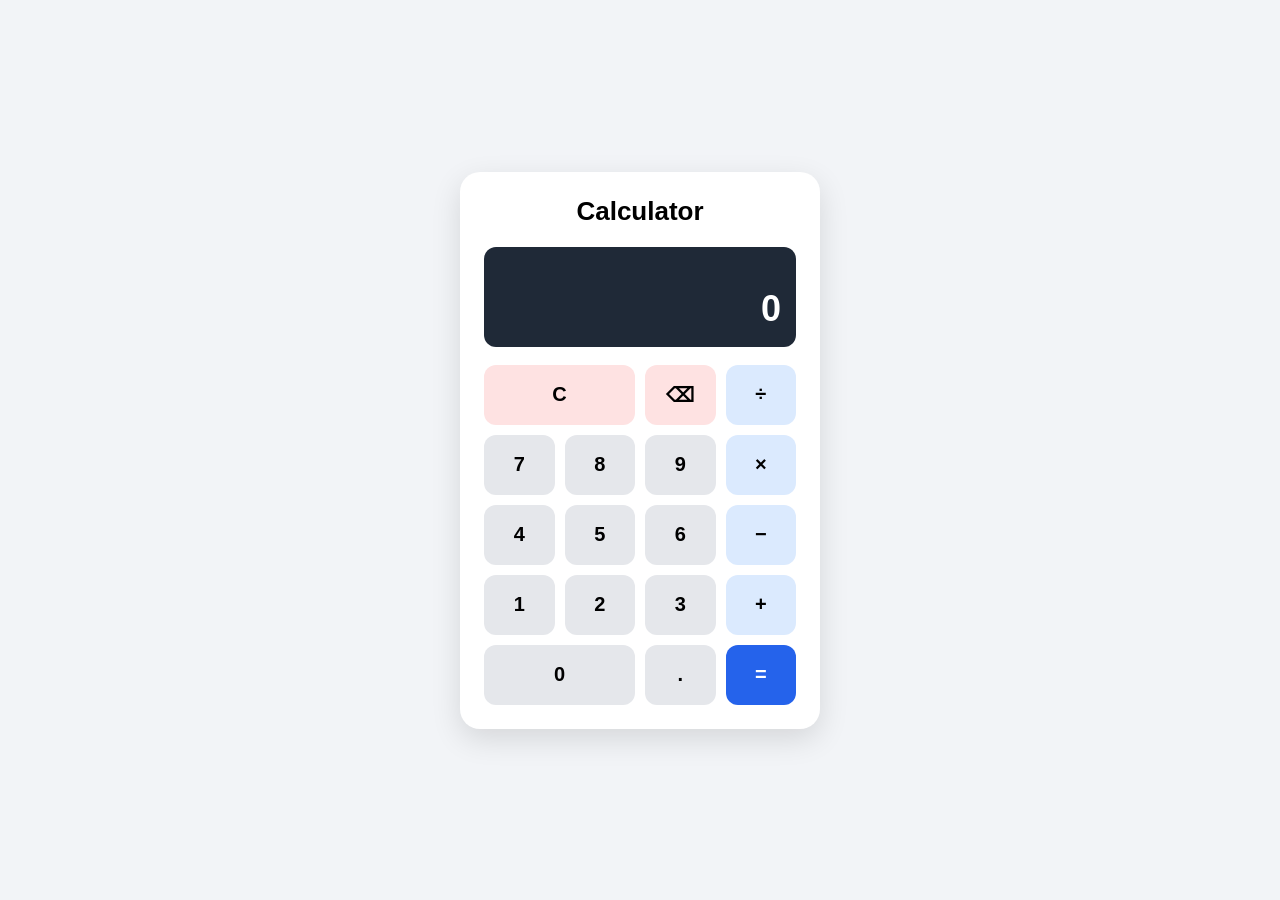
<file: WebDev-L2-Calculator/index.html>
<!DOCTYPE html>
<html lang="en">
<head>
    <meta charset="UTF-8">
    <meta name="viewport" content="width=device-width, initial-scale=1.0">

    <title>Calculator | OIBSIP</title>

    <link rel="stylesheet" href="style.css">
</head>

<body>

    <main class="calculator">

        <h1>Calculator</h1>

        <div class="calculator-display">
            <div id="previous-display"></div>
            <div id="current-display">0</div>
        </div>

        <div class="calculator-buttons">

            <button class="span-two action" data-action="clear">
                C
            </button>

            <button class="action" data-action="backspace">
                ⌫
            </button>

            <button class="operator" data-operator="/">
                ÷
            </button>

            <button class="number" data-number="7">7</button>
            <button class="number" data-number="8">8</button>
            <button class="number" data-number="9">9</button>

            <button class="operator" data-operator="*">×</button>

            <button class="number" data-number="4">4</button>
            <button class="number" data-number="5">5</button>
            <button class="number" data-number="6">6</button>

            <button class="operator" data-operator="-">−</button>

            <button class="number" data-number="1">1</button>
            <button class="number" data-number="2">2</button>
            <button class="number" data-number="3">3</button>

            <button class="operator" data-operator="+">+</button>

            <button class="number span-two" data-number="0">
                0
            </button>

            <button class="number" data-number=".">
                .
            </button>

            <button class="equals" data-action="equals">
                =
            </button>

        </div>

    </main>

    <script src="script.js"></script>

</body>
</html>
</file>
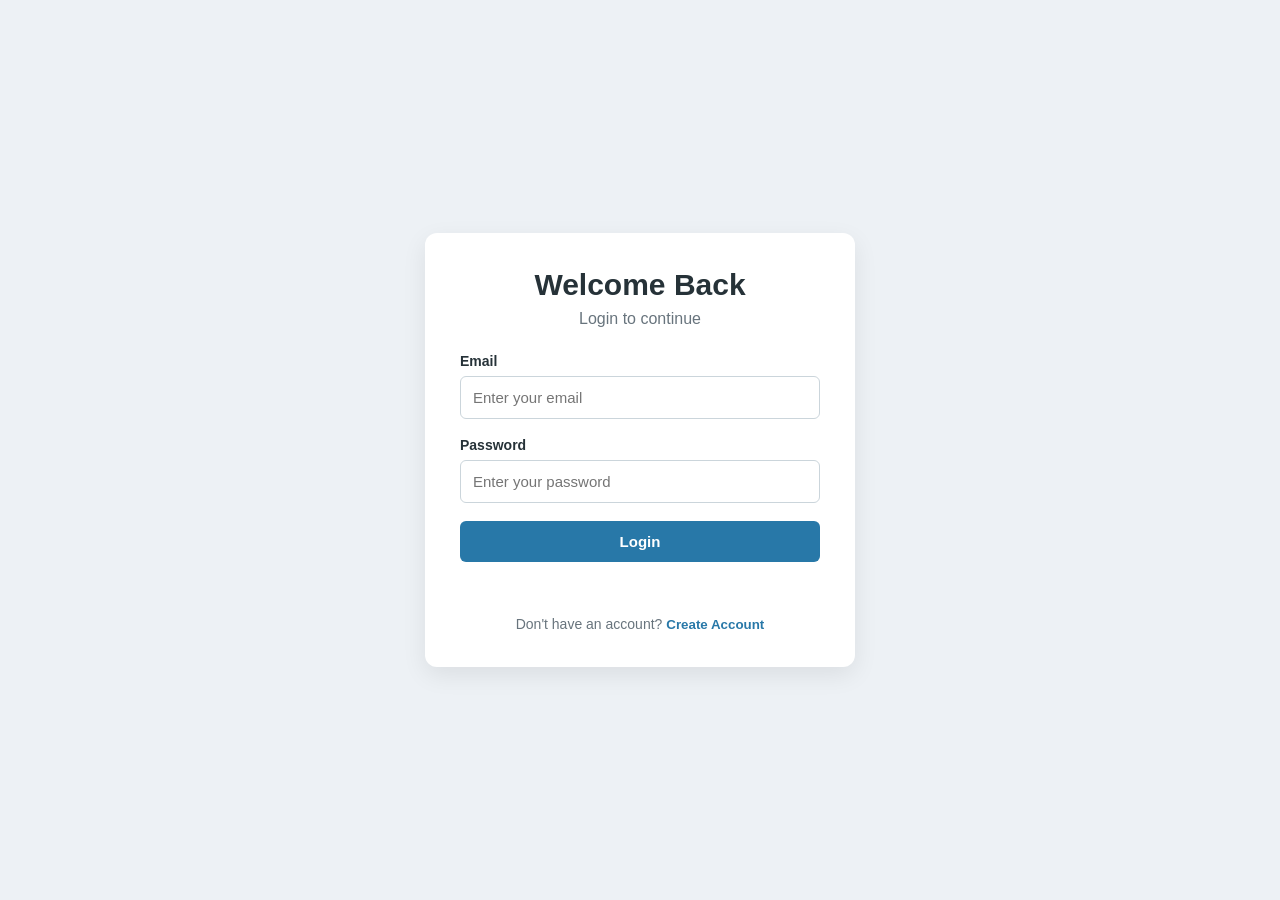
<file: WebDev-L2-LoginAuthentication/index.html>
<!doctype html>
<html lang="en">
  <head>
    <meta charset="UTF-8" />
    <meta name="viewport" content="width=device-width, initial-scale=1.0" />

    <title>Simple Login System</title>

    <link rel="stylesheet" href="style.css" />
  </head>

  <body>
    <main class="auth-container">
      <section class="auth-card" id="authCard">
        <h1>Welcome Back</h1>
        <p class="subtitle">Login to continue</p>

        <form id="loginForm">
          <label for="email">Email</label>
          <input
            type="email"
            id="email"
            placeholder="Enter your email"
            required
          />

          <label for="password">Password</label>
          <input
            type="password"
            id="password"
            placeholder="Enter your password"
            required
          />

          <button type="submit">Login</button>

          <p id="loginMessage" class="message"></p>
        </form>

        <p class="switch-text">
          Don't have an account?
          <button type="button" id="showRegister">Create Account</button>
        </p>
      </section>

      <section class="auth-card hidden" id="registerCard">
        <h1>Create Account</h1>
        <p class="subtitle">Register a new account</p>

        <form id="registerForm">
          <label for="registerName">Full Name</label>
          <input
            type="text"
            id="registerName"
            placeholder="Enter your name"
            required
          />

          <label for="registerEmail">Email</label>
          <input
            type="email"
            id="registerEmail"
            placeholder="Enter your email"
            required
          />

          <label for="registerPassword">Password</label>
          <input
            type="password"
            id="registerPassword"
            placeholder="Minimum 6 characters"
            required
          />

          <label for="confirmPassword">Confirm Password</label>
          <input
            type="password"
            id="confirmPassword"
            placeholder="Re-enter your password"
            required
          />

          <button type="submit">Register</button>

          <p id="registerMessage" class="message"></p>
        </form>

        <p class="switch-text">
          Already have an account?
          <button type="button" id="showLogin">Login</button>
        </p>
      </section>

      <section class="dashboard hidden" id="dashboard">
        <div>
          <p class="small-title">LOGIN SUCCESSFUL</p>
          <h1 id="welcomeMessage">Welcome!</h1>
          <p>You are currently logged in to your account.</p>
        </div>

        <button id="logoutBtn">Logout</button>
      </section>
    </main>

    <script src="script.js"></script>
  </body>
</html>
</file>
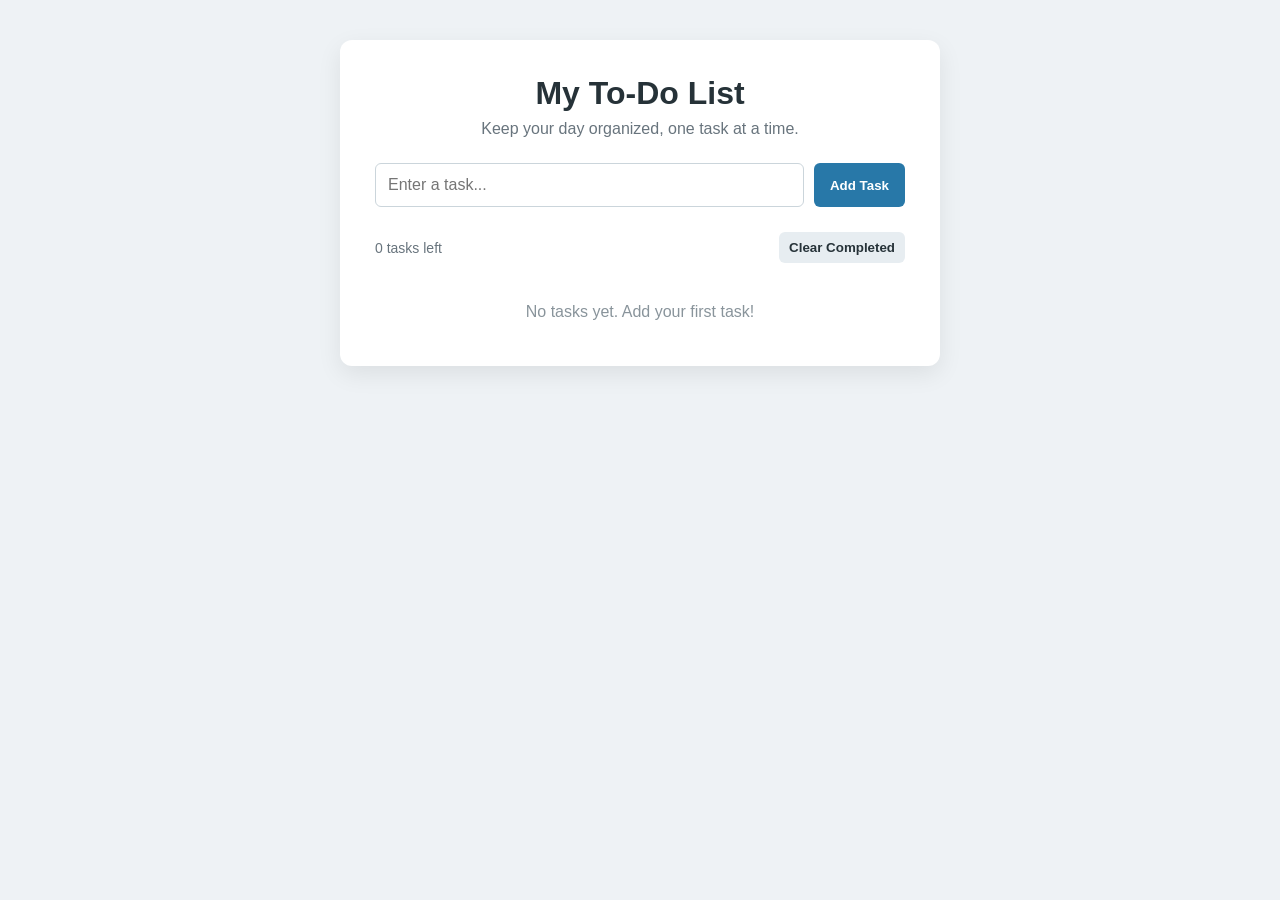
<file: WebDev-L2-ToDoWebApp/index.html>
<!doctype html>
<html lang="en">
  <head>
    <meta charset="UTF-8" />
    <meta name="viewport" content="width=device-width, initial-scale=1.0" />

    <title>My To-Do List</title>

    <link rel="stylesheet" href="style.css" />
  </head>

  <body>
    <main class="todo-container">
      <h1>My To-Do List</h1>

      <p class="subtitle">Keep your day organized, one task at a time.</p>

      <div class="task-input">
        <input type="text" id="taskInput" placeholder="Enter a task..." />

        <button id="addTaskBtn">Add Task</button>
      </div>

      <div class="task-info">
        <span id="taskCount">0 tasks</span>

        <button id="clearCompleted">Clear Completed</button>
      </div>

      <ul id="taskList"></ul>

      <p id="emptyMessage" class="empty-message">
        No tasks yet. Add your first task!
      </p>
    </main>

    <script src="script.js"></script>
  </body>
</html>
</file>
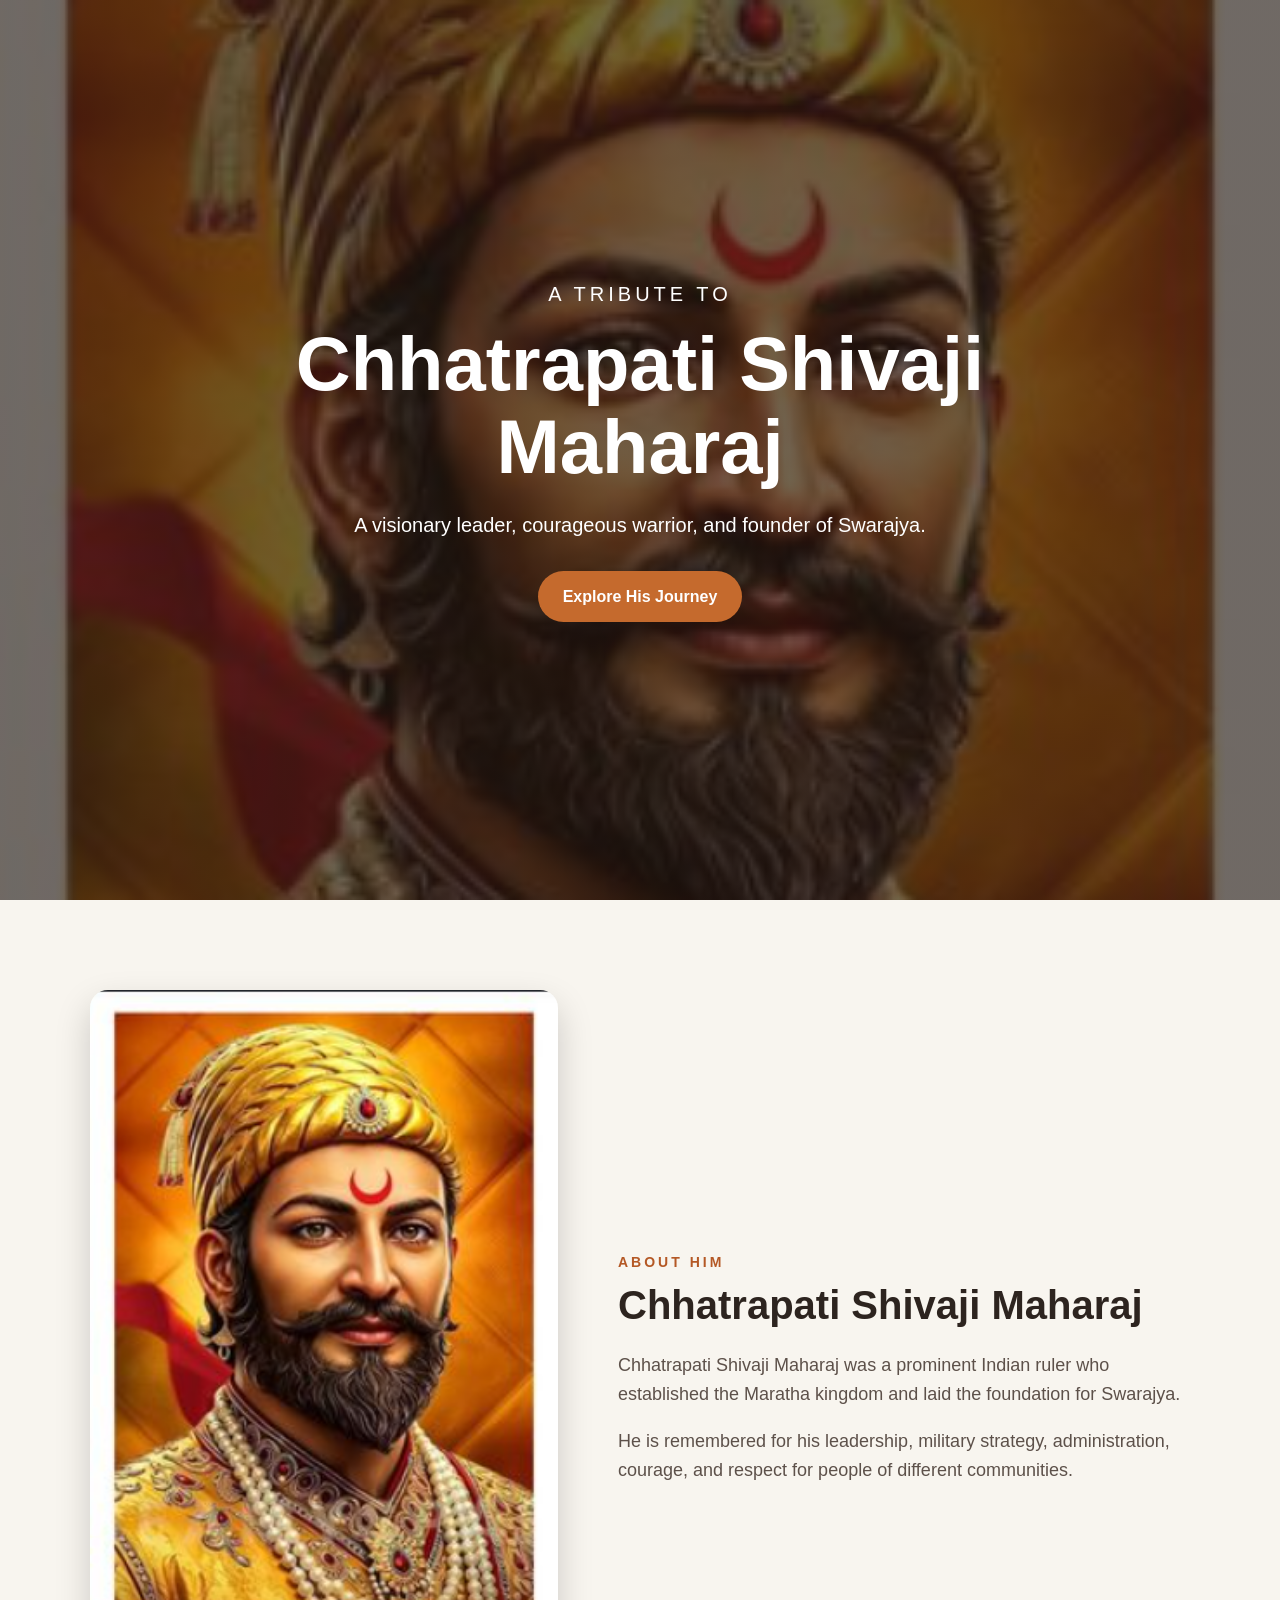
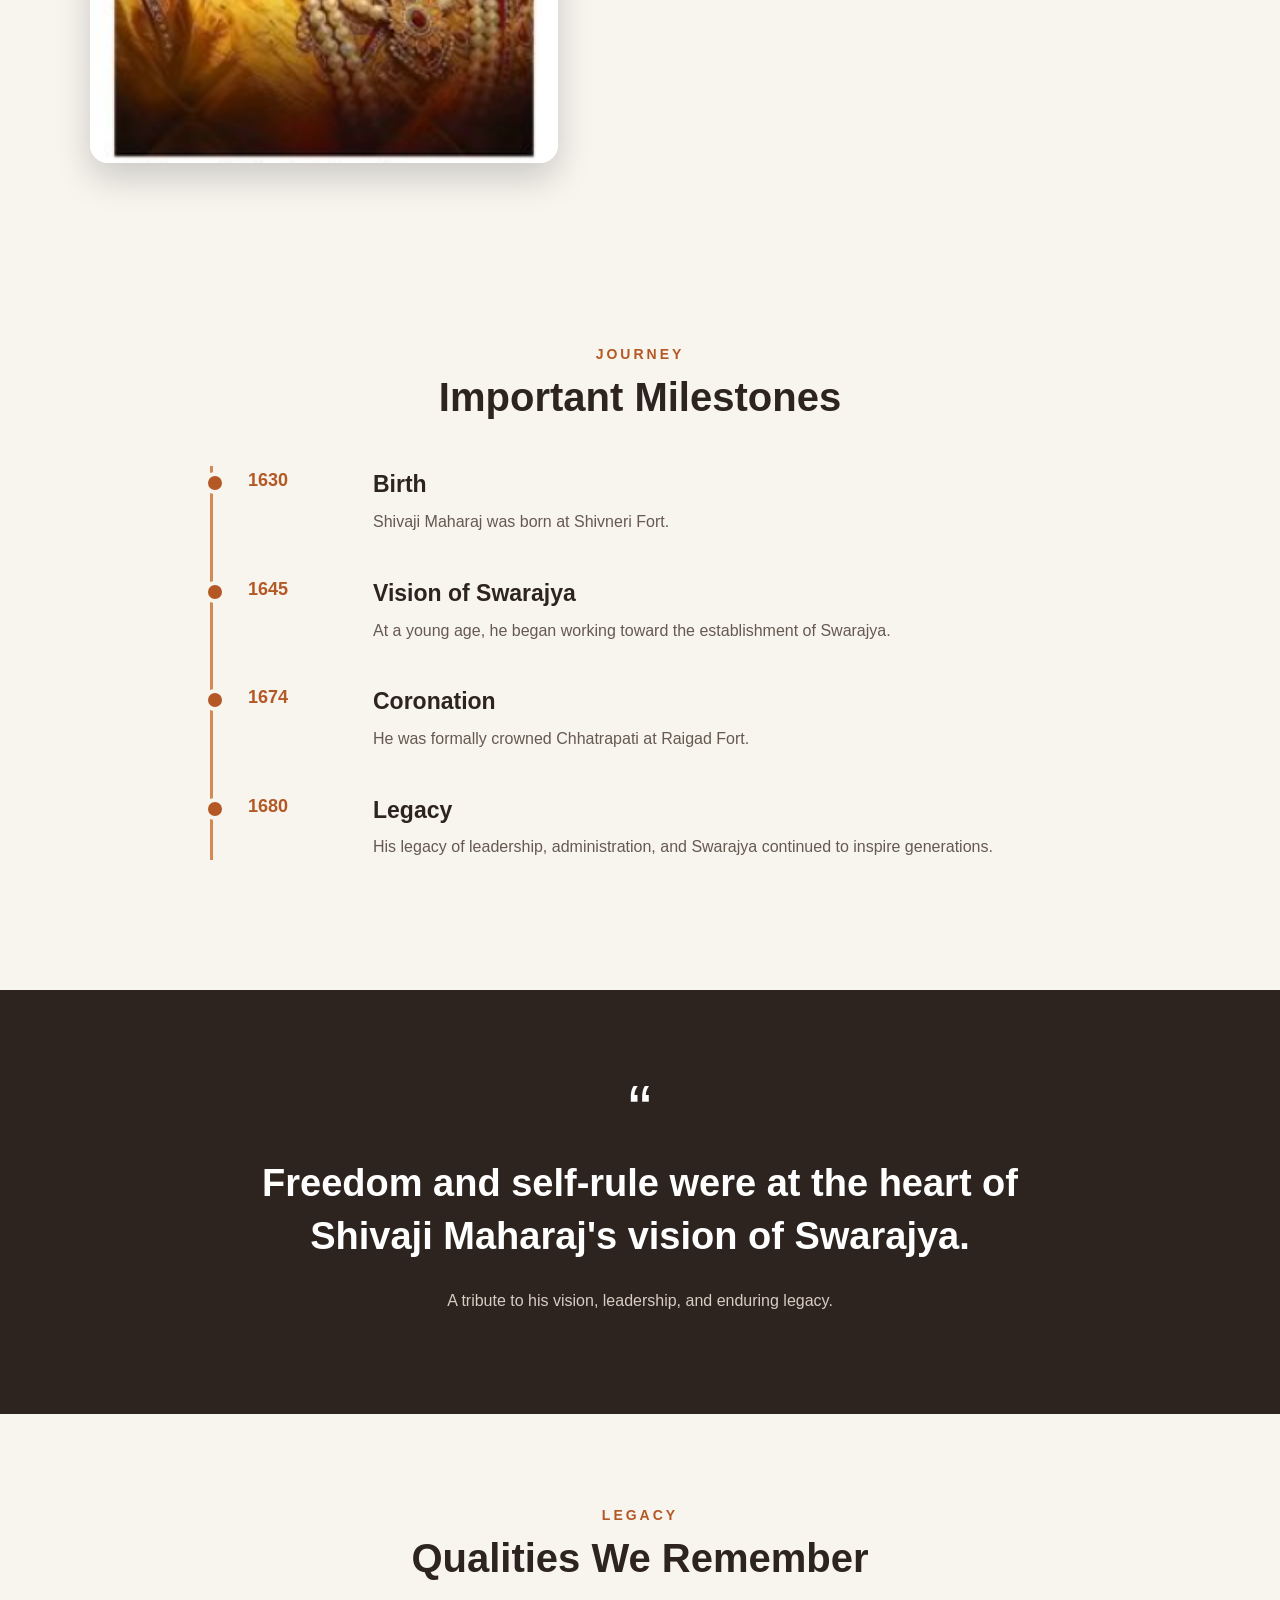
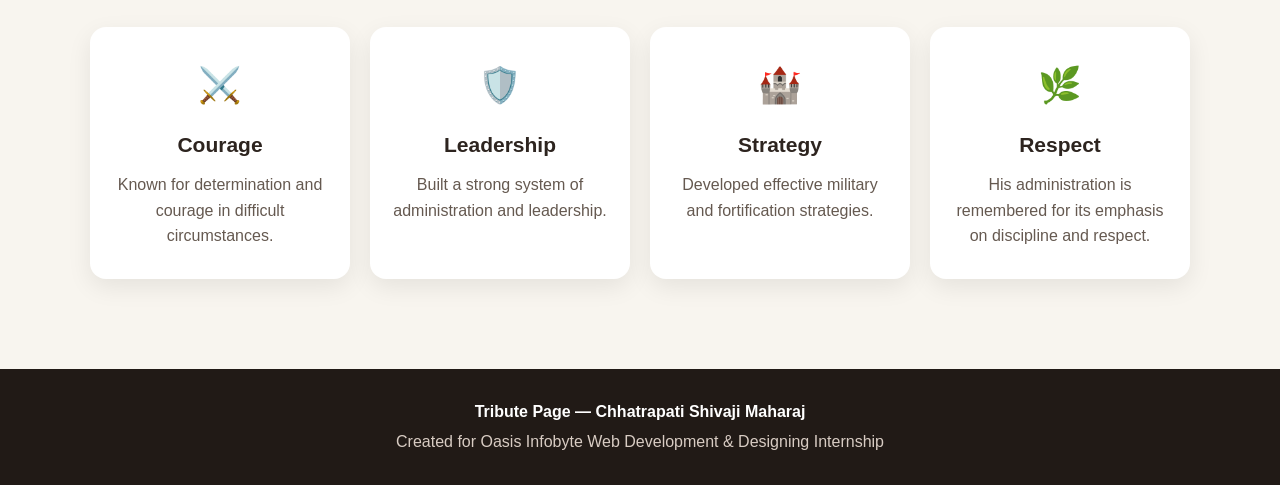
<file: WebDev-L2-TributePage/index.html>
<!doctype html>
<html lang="en">
  <head>
    <meta charset="UTF-8" />
    <meta name="viewport" content="width=device-width, initial-scale=1.0" />

    <title>Chhatrapati Shivaji Maharaj | Tribute Page</title>

    <link rel="stylesheet" href="style.css" />
  </head>

  <body>
    <header class="hero">
      <div class="hero-content">
        <p class="subtitle">A Tribute to</p>

        <h1>Chhatrapati Shivaji Maharaj</h1>

        <p class="hero-text">
          A visionary leader, courageous warrior, and founder of Swarajya.
        </p>

        <a href="#about" class="hero-button">Explore His Journey</a>
      </div>
    </header>

    <main>
      <section id="about" class="section about">
        <div class="section-image">
          <img
            src="shivaji-maharaj.png"
            alt="Portrait of Chhatrapati Shivaji Maharaj"
          />
        </div>

        <div class="section-content">
          <p class="section-label">ABOUT HIM</p>

          <h2>Chhatrapati Shivaji Maharaj</h2>

          <p>
            Chhatrapati Shivaji Maharaj was a prominent Indian ruler who
            established the Maratha kingdom and laid the foundation for
            Swarajya.
          </p>

          <p>
            He is remembered for his leadership, military strategy,
            administration, courage, and respect for people of different
            communities.
          </p>
        </div>
      </section>

      <section class="section timeline-section">
        <div class="section-heading">
          <p class="section-label">JOURNEY</p>
          <h2>Important Milestones</h2>
        </div>

        <div class="timeline">
          <div class="timeline-item">
            <span class="year">1630</span>
            <div>
              <h3>Birth</h3>
              <p>Shivaji Maharaj was born at Shivneri Fort.</p>
            </div>
          </div>

          <div class="timeline-item">
            <span class="year">1645</span>
            <div>
              <h3>Vision of Swarajya</h3>
              <p>
                At a young age, he began working toward the establishment of
                Swarajya.
              </p>
            </div>
          </div>

          <div class="timeline-item">
            <span class="year">1674</span>
            <div>
              <h3>Coronation</h3>
              <p>He was formally crowned Chhatrapati at Raigad Fort.</p>
            </div>
          </div>

          <div class="timeline-item">
            <span class="year">1680</span>
            <div>
              <h3>Legacy</h3>
              <p>
                His legacy of leadership, administration, and Swarajya continued
                to inspire generations.
              </p>
            </div>
          </div>
        </div>
      </section>

      <section class="quote-section">
        <div class="quote-content">
          <p class="quote-mark">“</p>

          <blockquote>
            Freedom and self-rule were at the heart of Shivaji Maharaj's vision
            of Swarajya.
          </blockquote>

          <p class="quote-note">
            A tribute to his vision, leadership, and enduring legacy.
          </p>
        </div>
      </section>

      <section class="section values">
        <div class="section-heading">
          <p class="section-label">LEGACY</p>
          <h2>Qualities We Remember</h2>
        </div>

        <div class="cards">
          <article class="card">
            <div class="card-icon">⚔️</div>
            <h3>Courage</h3>
            <p>
              Known for determination and courage in difficult circumstances.
            </p>
          </article>

          <article class="card">
            <div class="card-icon">🛡️</div>
            <h3>Leadership</h3>
            <p>Built a strong system of administration and leadership.</p>
          </article>

          <article class="card">
            <div class="card-icon">🏰</div>
            <h3>Strategy</h3>
            <p>Developed effective military and fortification strategies.</p>
          </article>

          <article class="card">
            <div class="card-icon">🌿</div>
            <h3>Respect</h3>
            <p>
              His administration is remembered for its emphasis on discipline
              and respect.
            </p>
          </article>
        </div>
      </section>
    </main>

    <footer>
      <p>Tribute Page — Chhatrapati Shivaji Maharaj</p>

      <p>Created for Oasis Infobyte Web Development & Designing Internship</p>
    </footer>

    <script src="script.js"></script>
  </body>
</html>
</file>
<file: WebDev-L2-Calculator/style.css>
* {
    margin: 0;
    padding: 0;
    box-sizing: border-box;
}

body {
    min-height: 100vh;
    display: flex;
    justify-content: center;
    align-items: center;
    padding: 20px;
    font-family: Arial, sans-serif;
    background: #f2f4f7;
}

.calculator {
    width: 100%;
    max-width: 360px;
    padding: 24px;
    background: white;
    border-radius: 20px;
    box-shadow: 0 10px 30px rgba(0, 0, 0, 0.12);
}

.calculator h1 {
    margin-bottom: 20px;
    text-align: center;
    font-size: 26px;
}

.calculator-display {
    min-height: 100px;
    margin-bottom: 18px;
    padding: 15px;
    border-radius: 12px;
    background: #1f2937;
    color: white;
    text-align: right;
    display: flex;
    flex-direction: column;
    justify-content: center;
    overflow: hidden;
}

#previous-display {
    min-height: 24px;
    font-size: 16px;
    opacity: 0.7;
}

#current-display {
    font-size: 36px;
    font-weight: bold;
    word-wrap: break-word;
}

.calculator-buttons {
    display: grid;
    grid-template-columns: repeat(4, 1fr);
    gap: 10px;
}

.calculator-buttons button {
    min-height: 60px;
    border: none;
    border-radius: 12px;
    font-size: 20px;
    font-weight: bold;
    cursor: pointer;
    background: #e5e7eb;
    transition: transform 0.1s, opacity 0.1s;
}

.calculator-buttons button:hover {
    opacity: 0.8;
}

.calculator-buttons button:active {
    transform: scale(0.95);
}

.calculator-buttons .operator {
    background: #dbeafe;
}

.calculator-buttons .action {
    background: #fee2e2;
}

.calculator-buttons .equals {
    background: #2563eb;
    color: white;
}

.span-two {
    grid-column: span 2;
}

@media (max-width: 400px) {
    .calculator {
        padding: 18px;
    }

    .calculator-buttons {
        gap: 7px;
    }

    .calculator-buttons button {
        min-height: 55px;
        font-size: 18px;
    }

    #current-display {
        font-size: 30px;
    }
}
</file>
<file: WebDev-L2-LoginAuthentication/style.css>
* {
  margin: 0;
  padding: 0;
  box-sizing: border-box;
}

body {
  min-height: 100vh;
  display: flex;
  justify-content: center;
  align-items: center;
  padding: 30px 20px;
  font-family: Arial, sans-serif;
  background: #edf1f5;
  color: #263238;
}

.auth-container {
  width: min(430px, 100%);
}

.auth-card,
.dashboard {
  padding: 35px;
  background: white;
  border-radius: 12px;
  box-shadow: 0 8px 25px rgba(0, 0, 0, 0.08);
}

.auth-card h1 {
  margin-bottom: 8px;
  text-align: center;
  font-size: 30px;
}

.subtitle {
  margin-bottom: 25px;
  text-align: center;
  color: #68747d;
}

form {
  display: flex;
  flex-direction: column;
}

label {
  margin-bottom: 7px;
  font-size: 14px;
  font-weight: bold;
}

input {
  width: 100%;
  margin-bottom: 18px;
  padding: 12px;
  border: 1px solid #cbd5db;
  border-radius: 6px;
  outline: none;
  font-size: 15px;
}

input:focus {
  border-color: #2878a8;
}

form button,
#logoutBtn {
  padding: 12px;
  border: none;
  border-radius: 6px;
  background: #2878a8;
  color: white;
  font-size: 15px;
  font-weight: bold;
  cursor: pointer;
}

form button:hover,
#logoutBtn:hover {
  background: #1f638b;
}

.switch-text {
  margin-top: 22px;
  text-align: center;
  color: #68747d;
  font-size: 14px;
}

.switch-text button {
  border: none;
  background: none;
  color: #2878a8;
  font-weight: bold;
  cursor: pointer;
}

.message {
  min-height: 20px;
  margin-top: 12px;
  text-align: center;
  font-size: 14px;
}

.hidden {
  display: none !important;
}

.dashboard {
  display: flex;
  justify-content: space-between;
  align-items: center;
  gap: 25px;
}

.dashboard h1 {
  margin: 5px 0 10px;
}

.dashboard p {
  color: #68747d;
}

.dashboard .small-title {
  color: #2878a8;
  font-size: 12px;
  font-weight: bold;
  letter-spacing: 1px;
}

#logoutBtn {
  flex-shrink: 0;
}

@media (max-width: 500px) {
  body {
    padding: 20px 12px;
  }

  .auth-card,
  .dashboard {
    padding: 25px;
  }

  .dashboard {
    flex-direction: column;
    align-items: stretch;
  }
}
</file>
<file: WebDev-L2-ToDoWebApp/style.css>
* {
  margin: 0;
  padding: 0;
  box-sizing: border-box;
}

body {
  font-family: Arial, sans-serif;
  min-height: 100vh;
  background: #eef2f5;
  color: #263238;
  padding: 40px 20px;
}

.todo-container {
  width: min(600px, 100%);
  margin: auto;
  padding: 35px;
  background: white;
  border-radius: 12px;
  box-shadow: 0 8px 25px rgba(0, 0, 0, 0.08);
}

h1 {
  text-align: center;
  margin-bottom: 8px;
  font-size: 32px;
}

.subtitle {
  text-align: center;
  color: #68747d;
  margin-bottom: 25px;
}

.task-input {
  display: flex;
  gap: 10px;
}

.task-input input {
  flex: 1;
  min-width: 0;
  padding: 12px;
  border: 1px solid #cbd5db;
  border-radius: 6px;
  font-size: 16px;
}

button {
  border: none;
  border-radius: 6px;
  padding: 12px 16px;
  background: #2878a8;
  color: white;
  cursor: pointer;
  font-weight: bold;
}

button:hover {
  background: #1f638b;
}

.task-info {
  display: flex;
  justify-content: space-between;
  align-items: center;
  gap: 10px;
  margin: 25px 0 15px;
  color: #68747d;
  font-size: 14px;
}

#clearCompleted {
  padding: 8px 10px;
  background: #e7edf1;
  color: #263238;
}

#clearCompleted:hover {
  background: #d5e0e6;
}

#taskList {
  list-style: none;
}

.task-item {
  display: flex;
  align-items: center;
  gap: 10px;
  padding: 13px 0;
  border-bottom: 1px solid #e5e9ec;
}

.task-item span {
  flex: 1;
  overflow-wrap: anywhere;
}

.task-item.completed span {
  color: #89949b;
  text-decoration: line-through;
}

.task-item button {
  padding: 7px 10px;
  font-size: 13px;
}

.edit-btn {
  background: #e3a008;
}

.edit-btn:hover {
  background: #c58b06;
}

.delete-btn {
  background: #d9534f;
}

.delete-btn:hover {
  background: #b9403c;
}

.empty-message {
  text-align: center;
  color: #89949b;
  padding: 25px 0 10px;
}

@media (max-width: 500px) {
  body {
    padding: 20px 12px;
  }

  .todo-container {
    padding: 22px;
  }

  .task-input {
    flex-direction: column;
  }

  .task-input button {
    width: 100%;
  }

  .task-info {
    align-items: flex-start;
    flex-direction: column;
  }
}
</file>
<file: WebDev-L2-TributePage/style.css>
* {
  margin: 0;
  padding: 0;
  box-sizing: border-box;
}

html {
  scroll-behavior: smooth;
}

body {
  font-family: Arial, sans-serif;
  line-height: 1.6;
  background: #f8f5ef;
  color: #2d241f;
}

/* Hero */

.hero {
  min-height: 100vh;
  display: flex;
  justify-content: center;
  align-items: center;
  text-align: center;
  padding: 40px 20px;

  background:
    linear-gradient(rgba(35, 25, 18, 0.65), rgba(35, 25, 18, 0.65)),
    url("shivaji-maharaj.png");

  background-size: cover;
  background-position: cover;
}

.hero-content {
  max-width: 850px;
  color: white;
}

.subtitle {
  margin-bottom: 12px;
  font-size: 20px;
  letter-spacing: 4px;
  text-transform: uppercase;
}

.hero h1 {
  margin-bottom: 20px;
  font-size: clamp(42px, 7vw, 76px);
  line-height: 1.1;
}

.hero-text {
  margin: 0 auto 30px;
  max-width: 650px;
  font-size: 20px;
}

.hero-button {
  display: inline-block;
  padding: 13px 25px;
  border-radius: 30px;
  background: #c56a2d;
  color: white;
  text-decoration: none;
  font-weight: bold;
  transition: 0.2s;
}

.hero-button:hover {
  transform: translateY(-2px);
  opacity: 0.9;
}

/* Common Section */

.section {
  width: min(1100px, 90%);
  margin: auto;
  padding: 90px 0;
}

.section-heading {
  margin-bottom: 45px;
  text-align: center;
}

.section-label {
  margin-bottom: 8px;
  color: #b45825;
  font-size: 14px;
  font-weight: bold;
  letter-spacing: 3px;
}

.section h2 {
  font-size: 40px;
  line-height: 1.2;
}

/* About */

.about {
  display: grid;
  grid-template-columns: 0.9fr 1.1fr;
  gap: 60px;
  align-items: center;
}

.section-image img {
  width: 100%;
  display: block;
  border-radius: 18px;
  box-shadow: 0 15px 35px rgba(0, 0, 0, 0.18);
}

.section-content h2 {
  margin-bottom: 22px;
}

.section-content p:not(.section-label) {
  margin-bottom: 18px;
  font-size: 18px;
  color: #5d514a;
}

/* Timeline */

.timeline-section {
  max-width: 900px;
}

.timeline {
  position: relative;
  margin-left: 20px;
  padding-left: 35px;
  border-left: 3px solid #d48a55;
}

.timeline-item {
  position: relative;
  display: grid;
  grid-template-columns: 100px 1fr;
  gap: 25px;
  margin-bottom: 40px;
}

.timeline-item::before {
  content: "";
  position: absolute;
  width: 14px;
  height: 14px;
  left: -44px;
  top: 6px;
  border-radius: 50%;
  background: #b45825;
  border: 4px solid #f8f5ef;
}

.year {
  font-weight: bold;
  color: #b45825;
  font-size: 18px;
}

.timeline-item h3 {
  margin-bottom: 6px;
  font-size: 23px;
}

.timeline-item p {
  color: #655950;
}

/* Quote */

.quote-section {
  padding: 100px 20px;
  text-align: center;
  background: #2d241f;
  color: white;
}

.quote-content {
  width: min(850px, 90%);
  margin: auto;
}

.quote-mark {
  font-size: 70px;
  line-height: 0.6;
}

blockquote {
  margin: 25px 0;
  font-size: clamp(24px, 4vw, 38px);
  font-weight: bold;
  line-height: 1.4;
}

.quote-note {
  color: #d8ccc3;
}

/* Legacy Cards */

.cards {
  display: grid;
  grid-template-columns: repeat(4, 1fr);
  gap: 20px;
}

.card {
  padding: 30px 22px;
  border-radius: 16px;
  background: white;
  text-align: center;
  box-shadow: 0 8px 25px rgba(0, 0, 0, 0.08);
  transition: 0.2s;
}

.card:hover {
  transform: translateY(-5px);
}

.card-icon {
  margin-bottom: 15px;
  font-size: 35px;
}

.card h3 {
  margin-bottom: 10px;
  font-size: 21px;
}

.card p {
  color: #655950;
}

/* Footer */

footer {
  padding: 30px 20px;
  text-align: center;
  background: #211a16;
  color: #d8ccc3;
}

footer p:first-child {
  margin-bottom: 5px;
  color: white;
  font-weight: bold;
}

/* Responsive */

@media (max-width: 850px) {
  .about {
    grid-template-columns: 1fr;
    gap: 35px;
  }

  .cards {
    grid-template-columns: repeat(2, 1fr);
  }
}

@media (max-width: 600px) {
  .hero h1 {
    font-size: 42px;
  }

  .hero-text {
    font-size: 17px;
  }

  .section {
    padding: 65px 0;
  }

  .section h2 {
    font-size: 32px;
  }

  .timeline {
    margin-left: 10px;
    padding-left: 25px;
  }

  .timeline-item {
    grid-template-columns: 1fr;
    gap: 5px;
  }

  .timeline-item::before {
    left: -34px;
  }

  .cards {
    grid-template-columns: 1fr;
  }
}

@media (min-width: 1000px) {
  .hero {
    background-size: cover;
    background-position: center 25%;
  }
}
</file>
